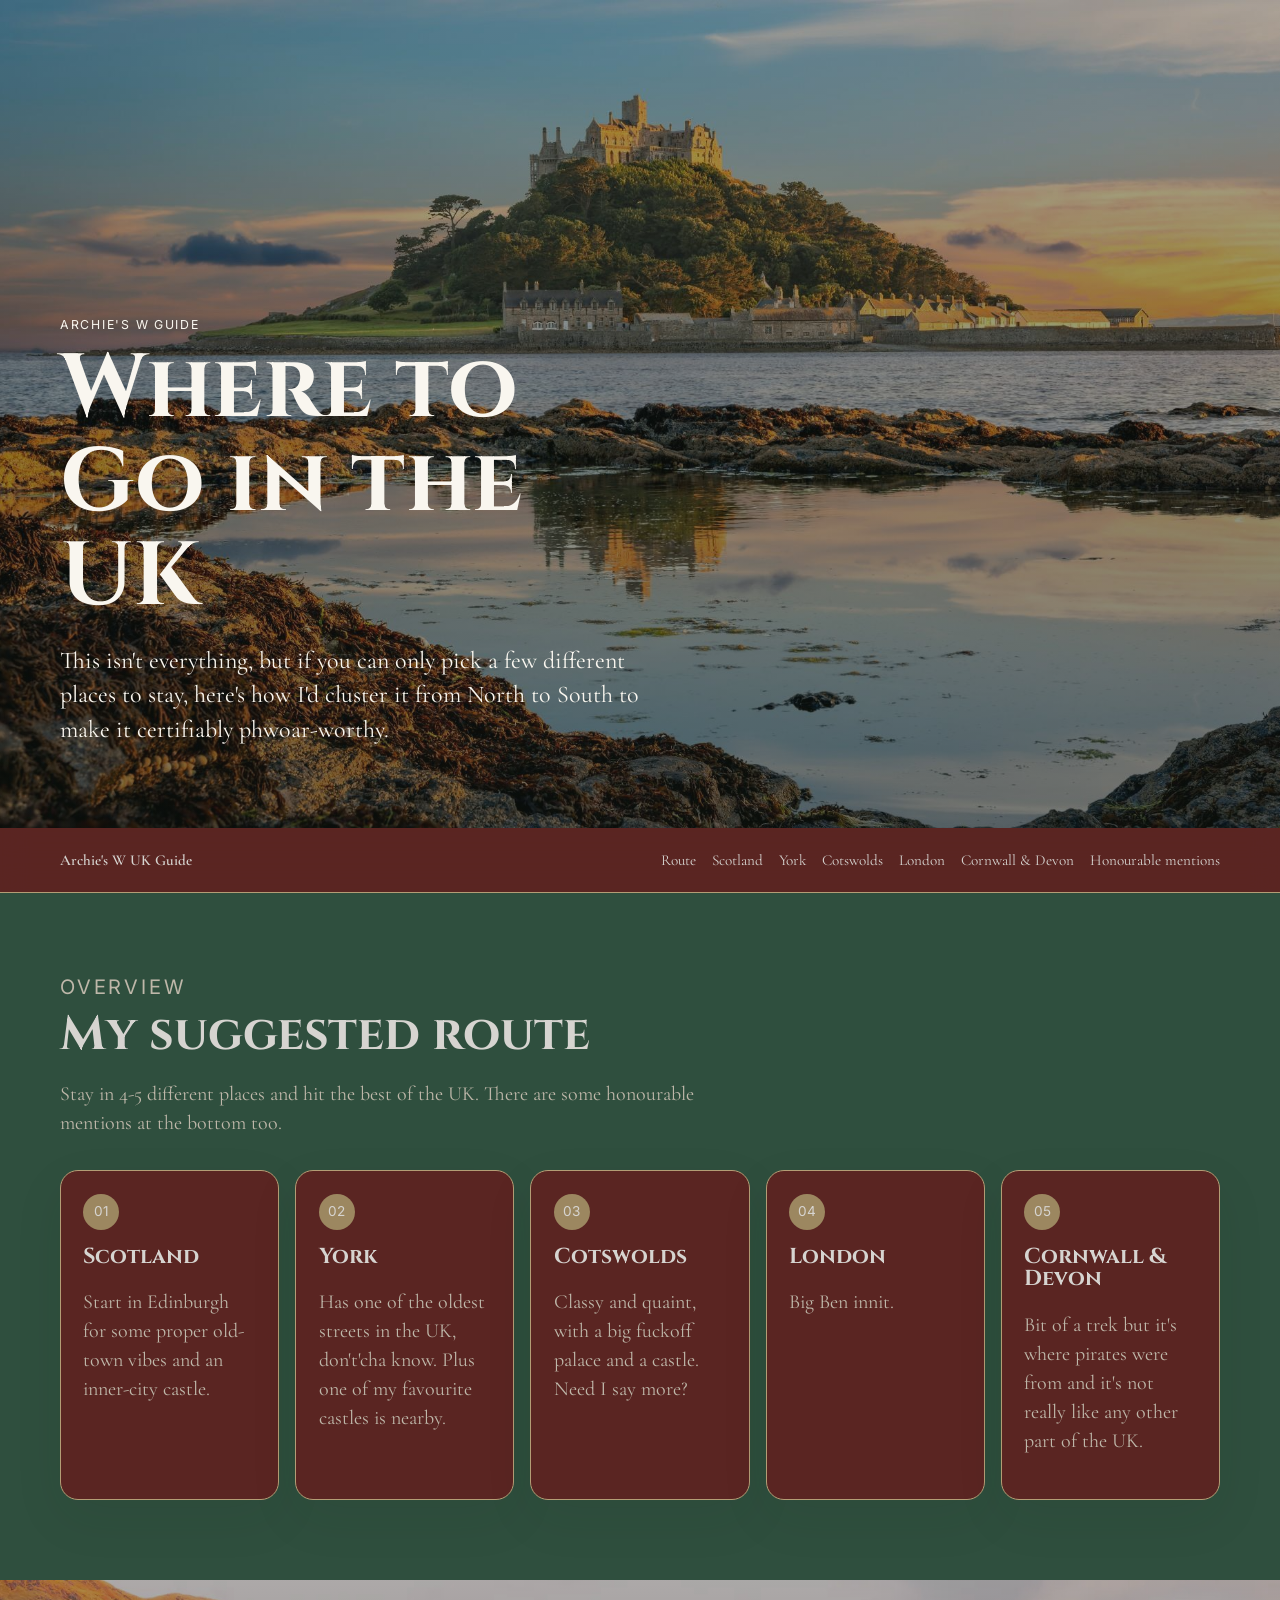
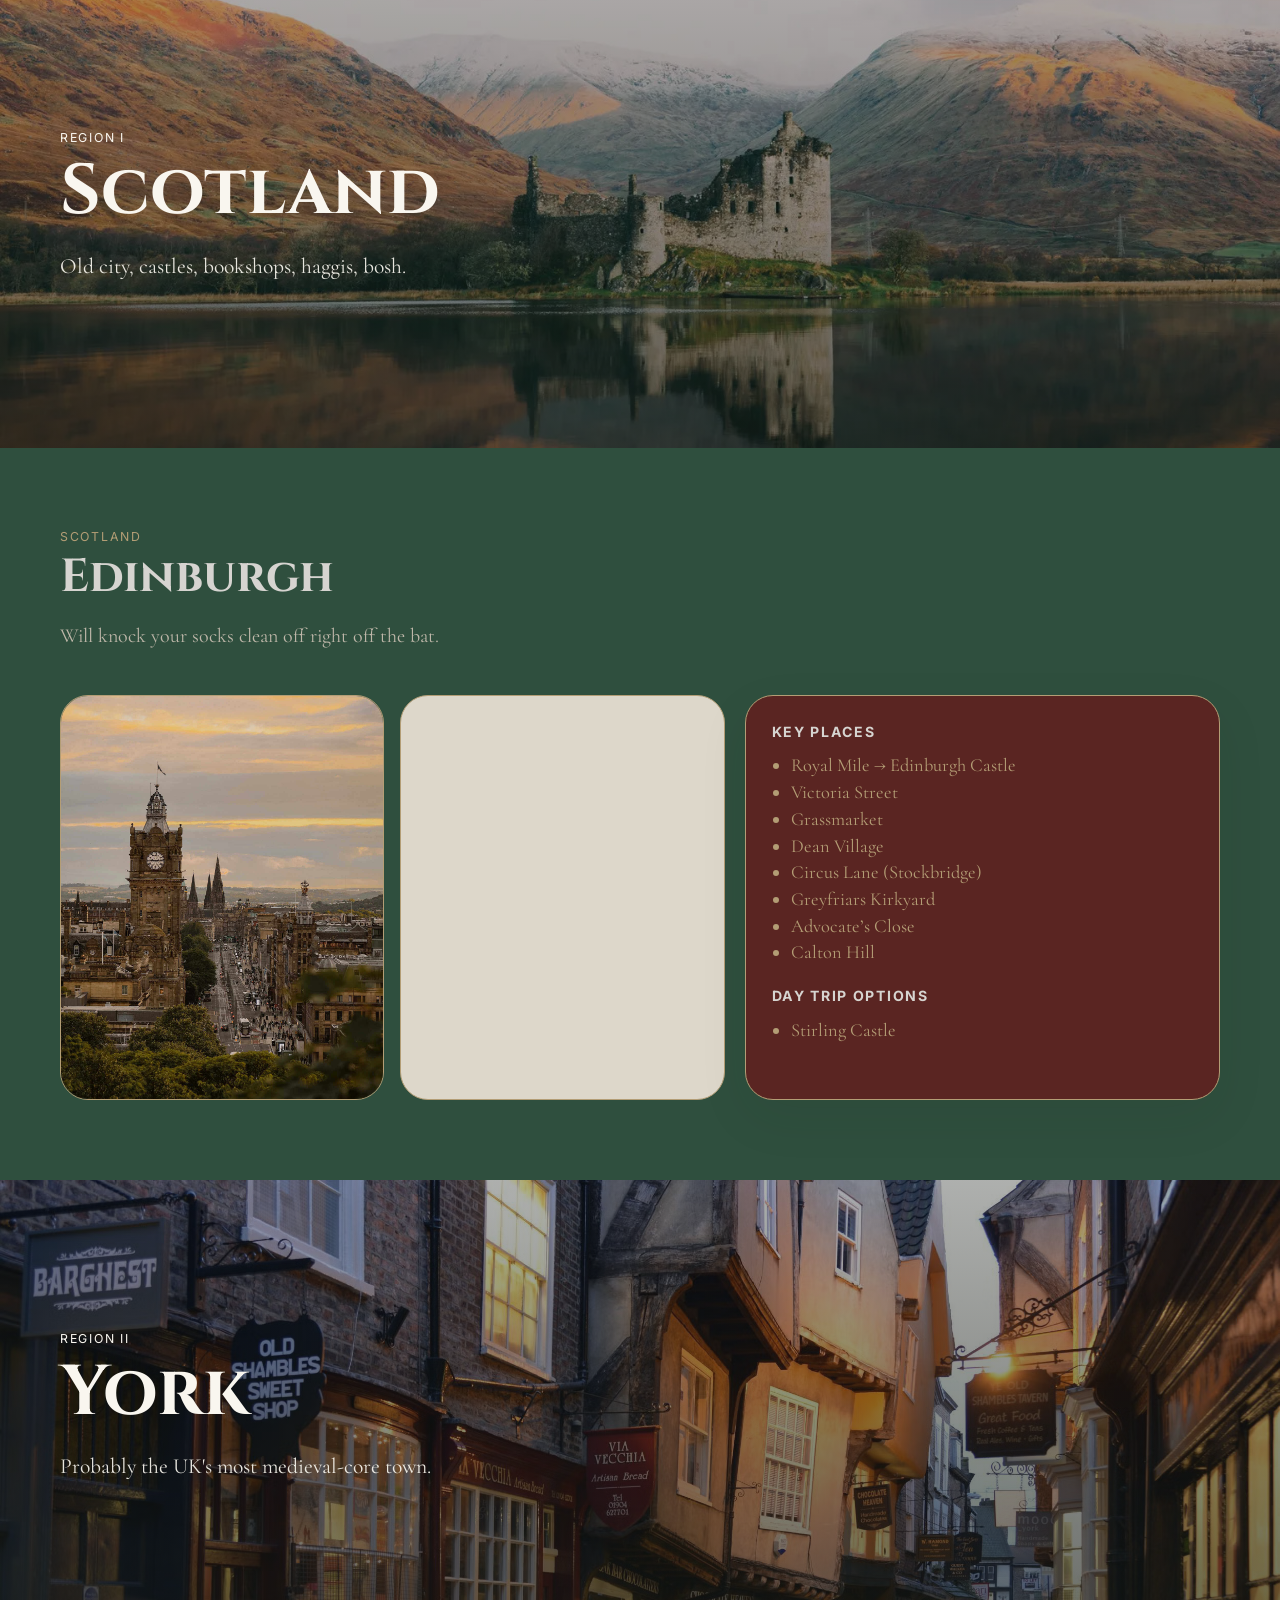
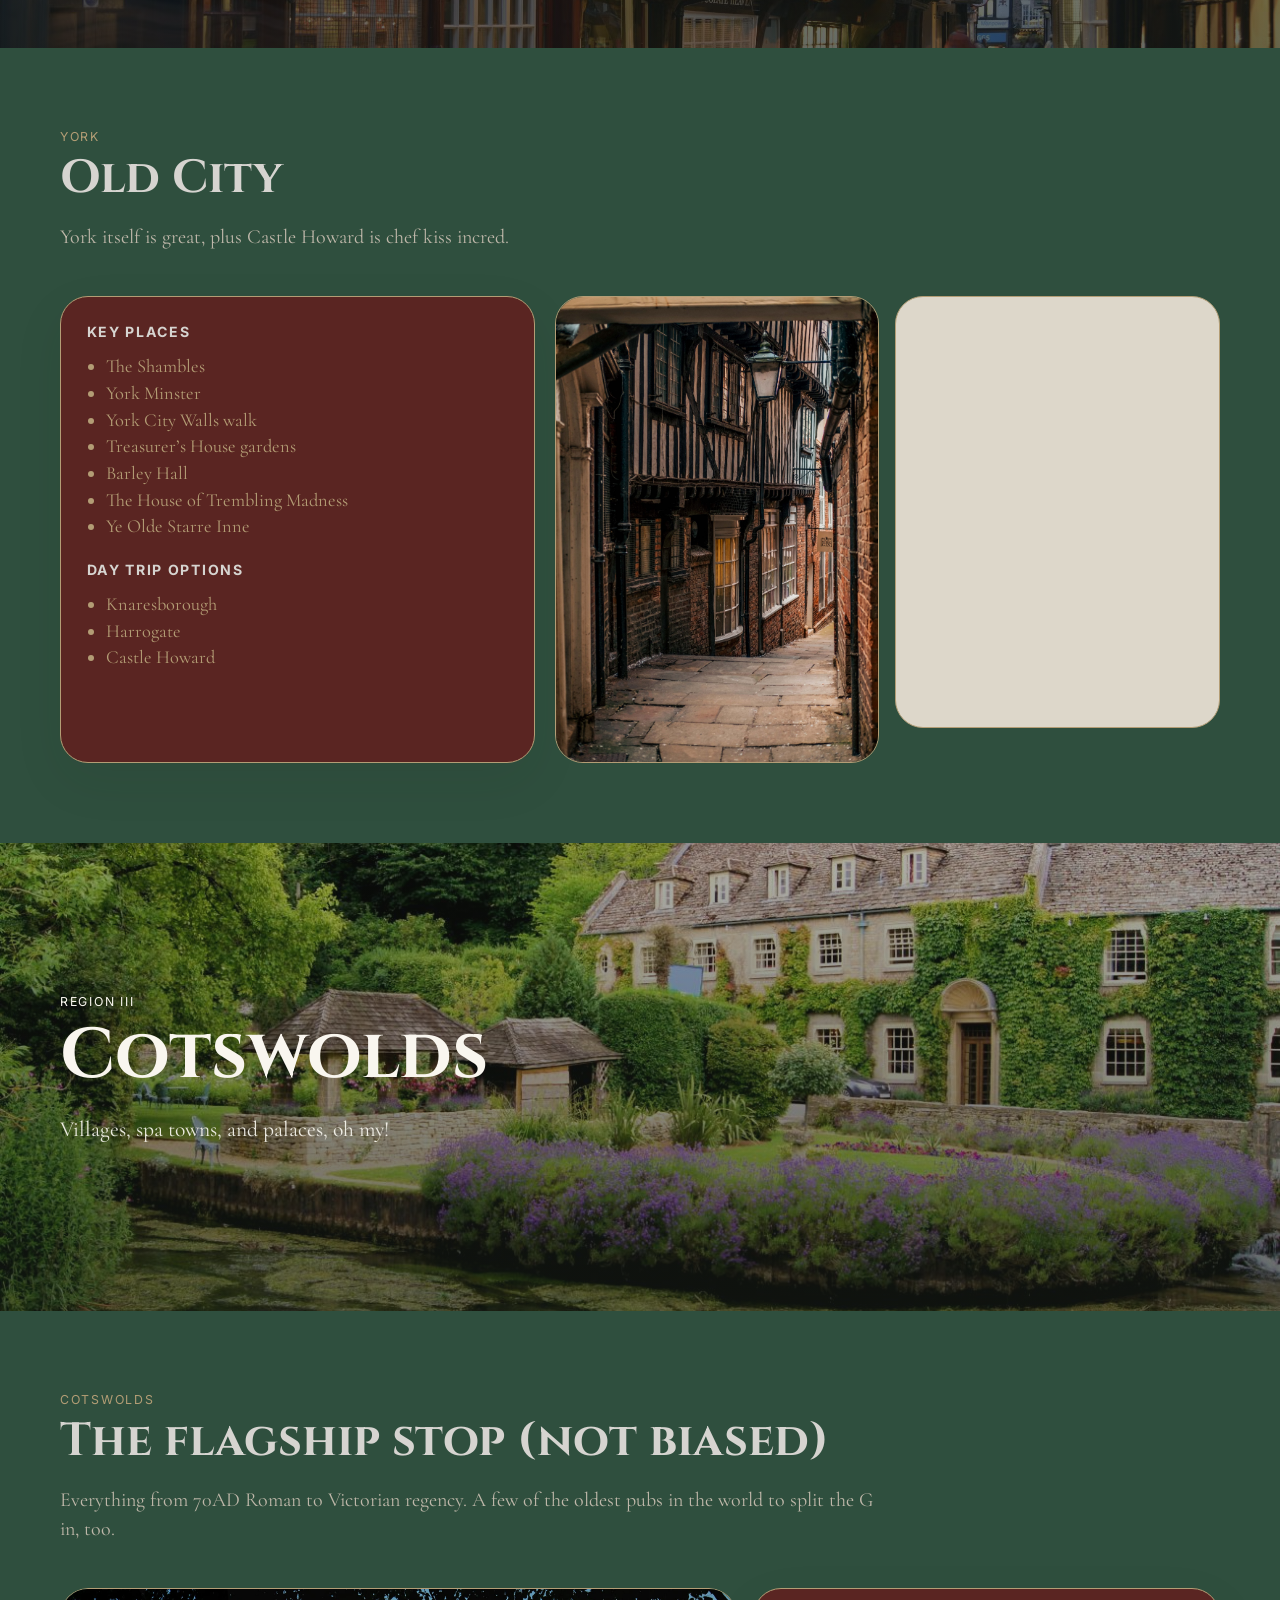
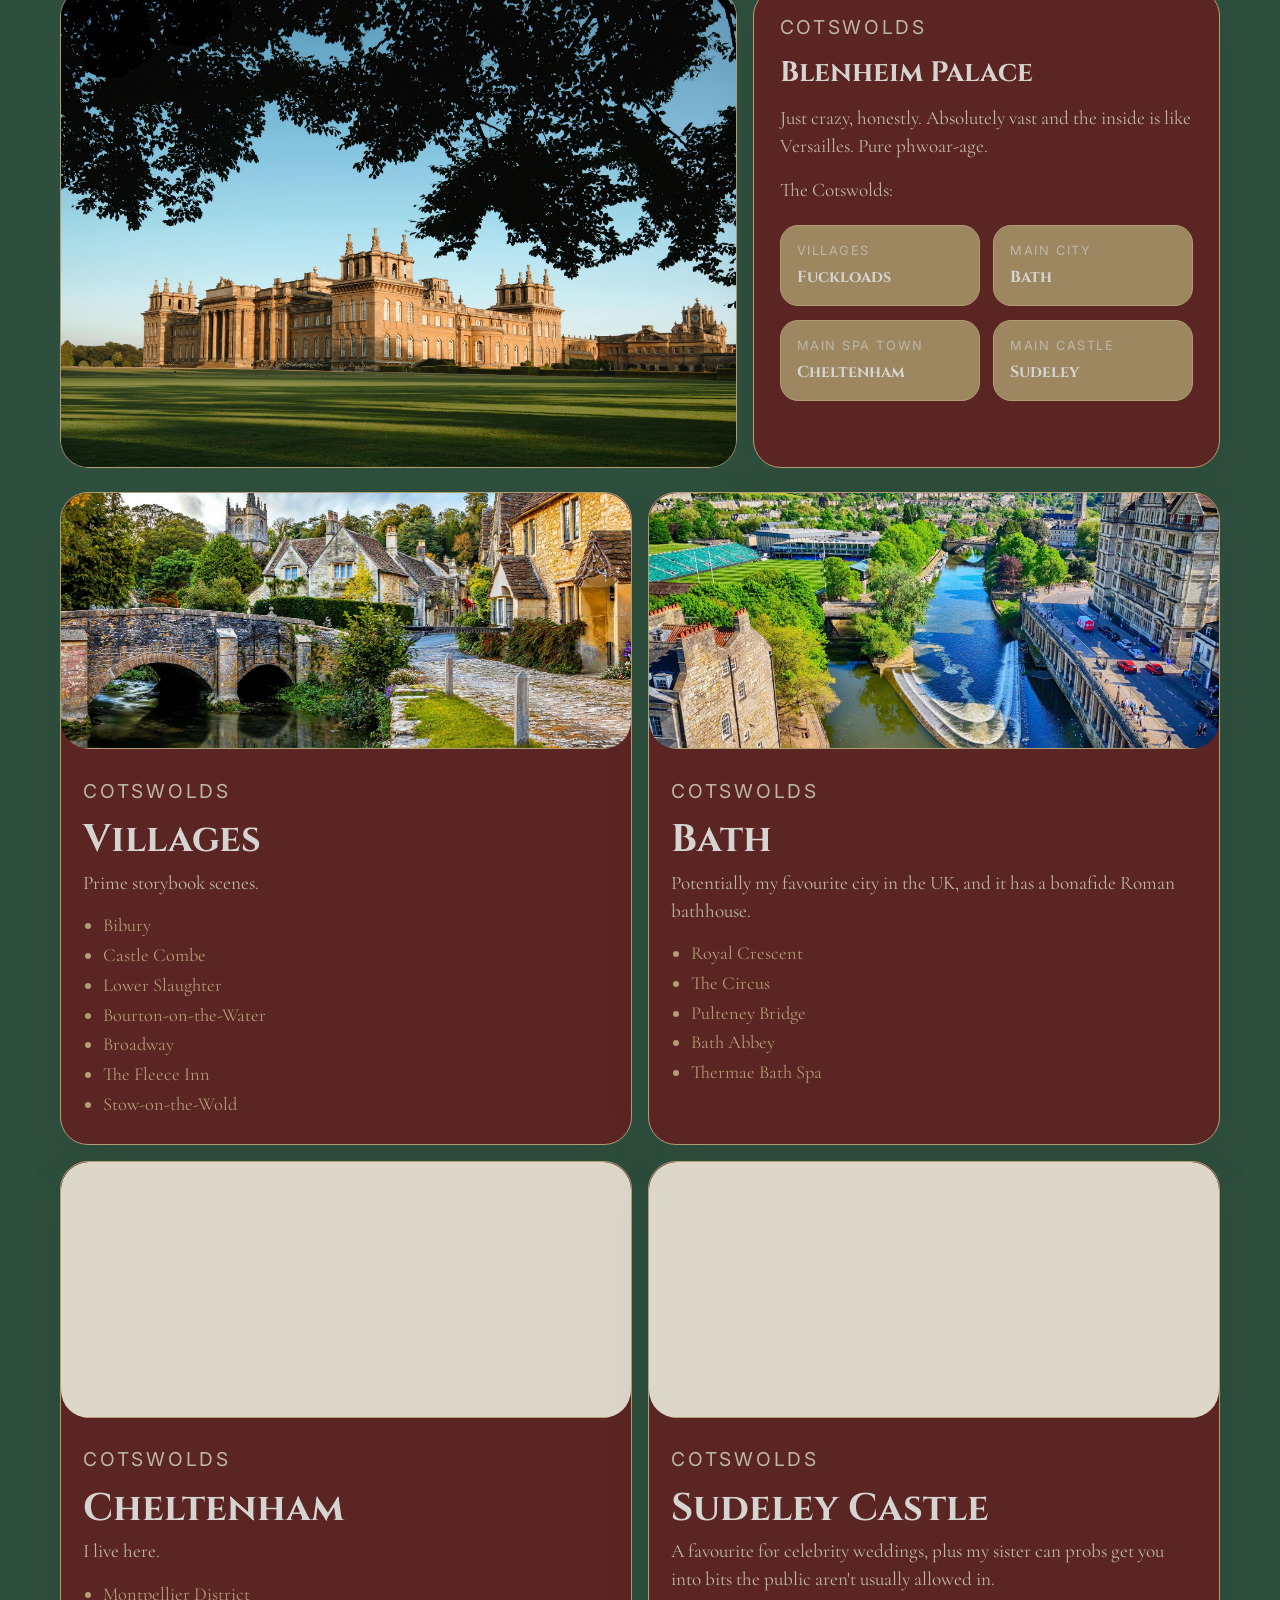
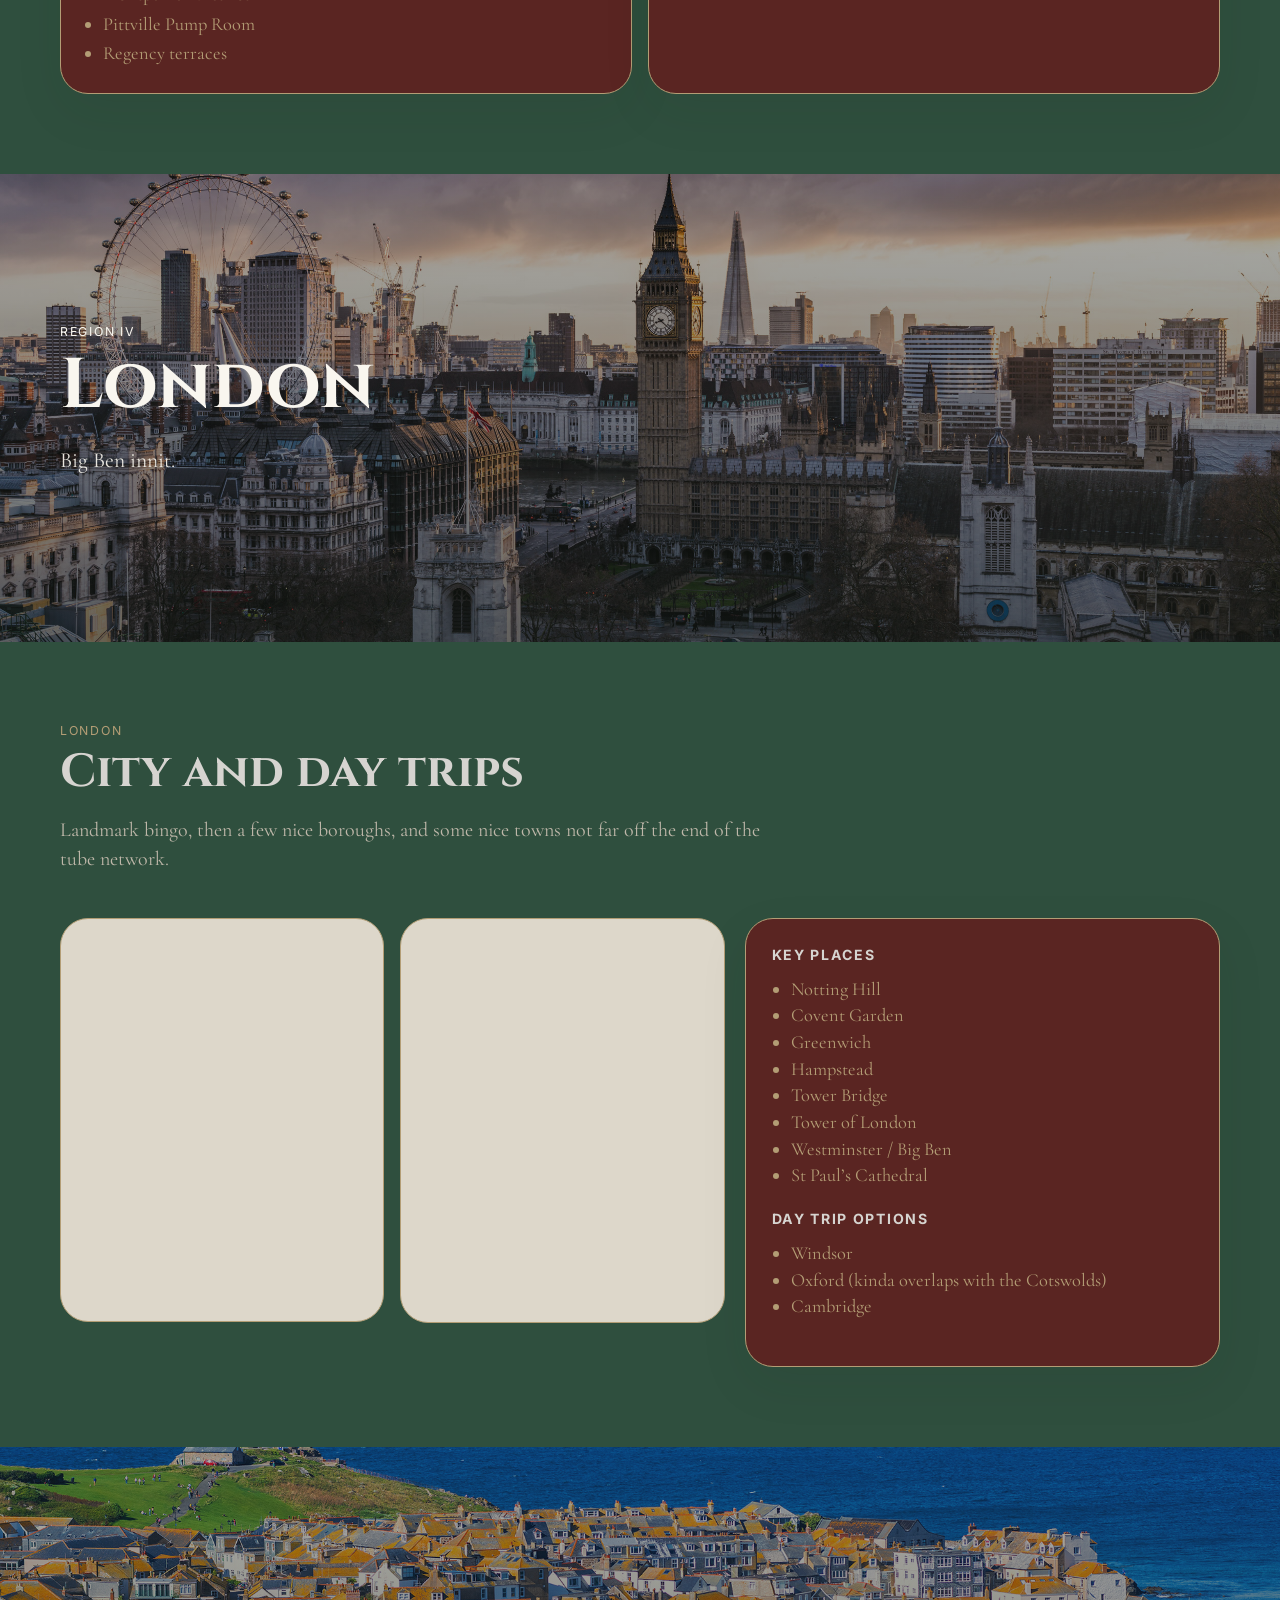
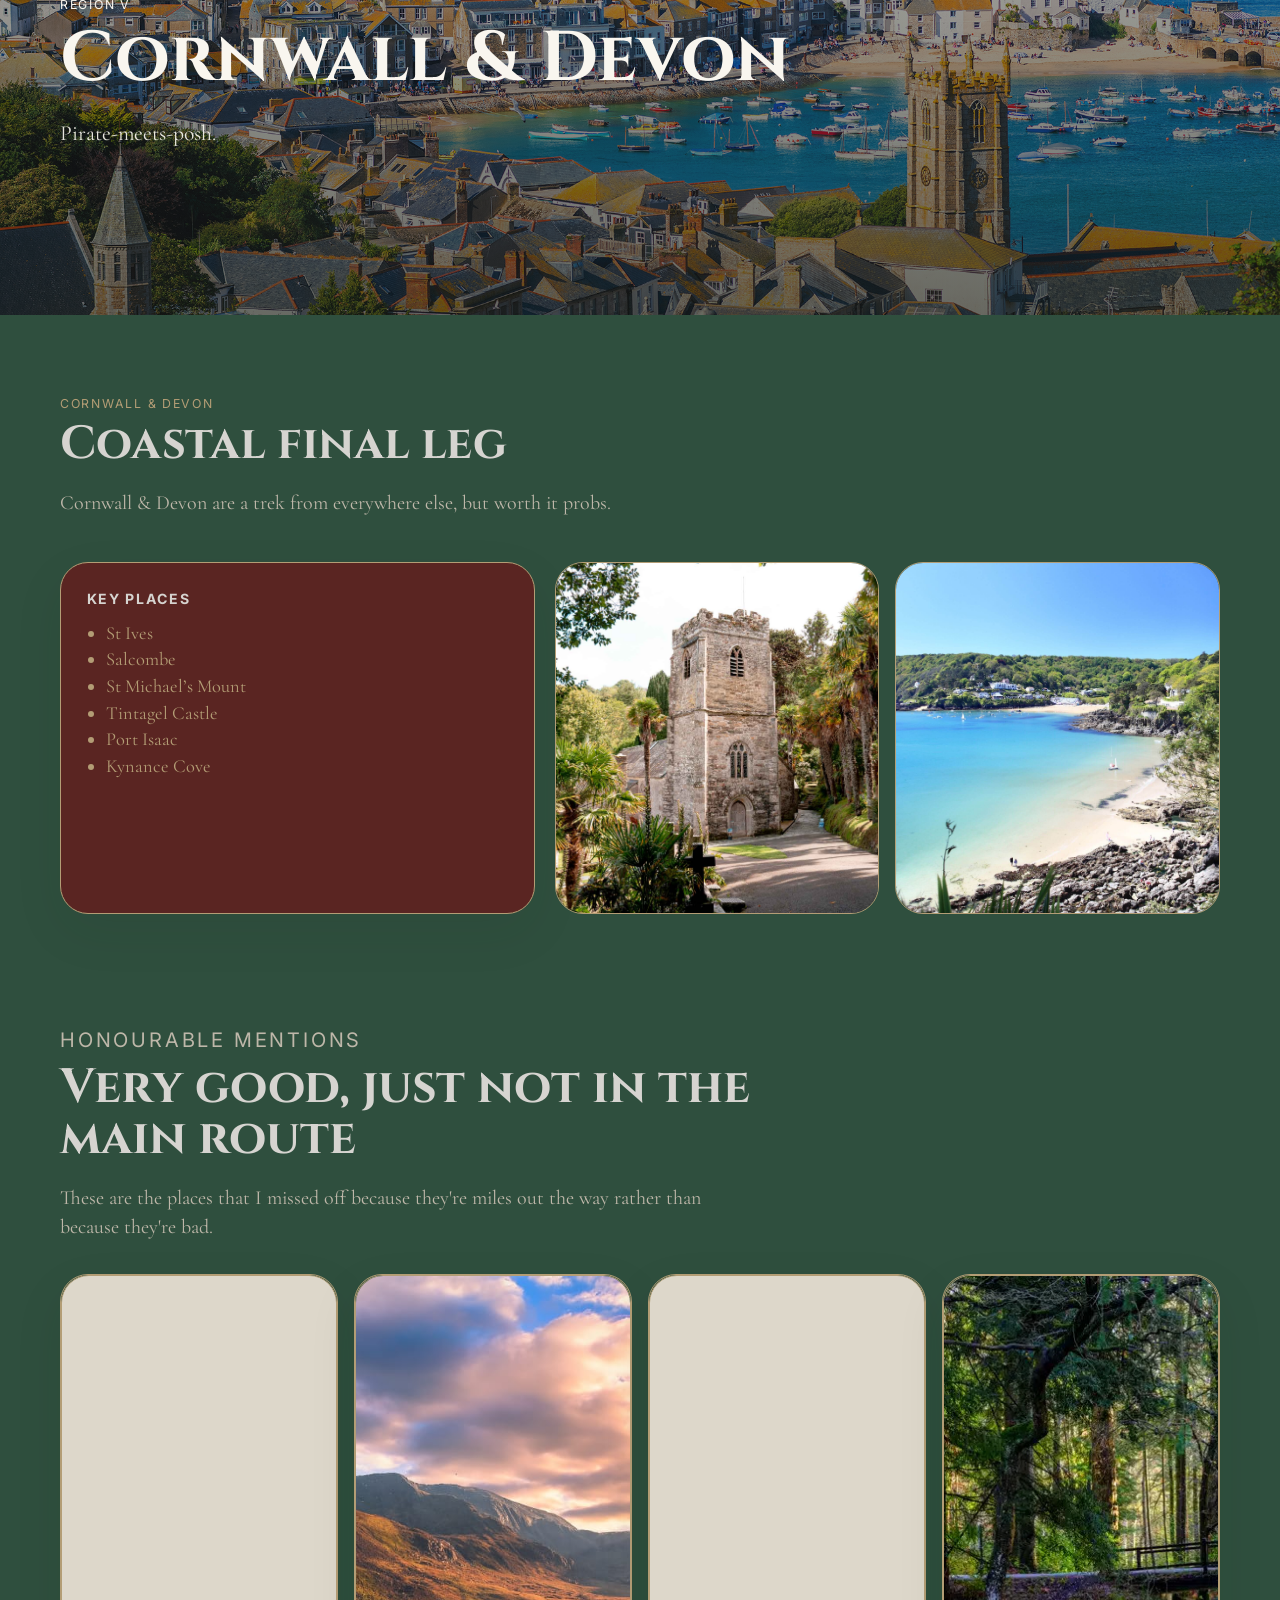
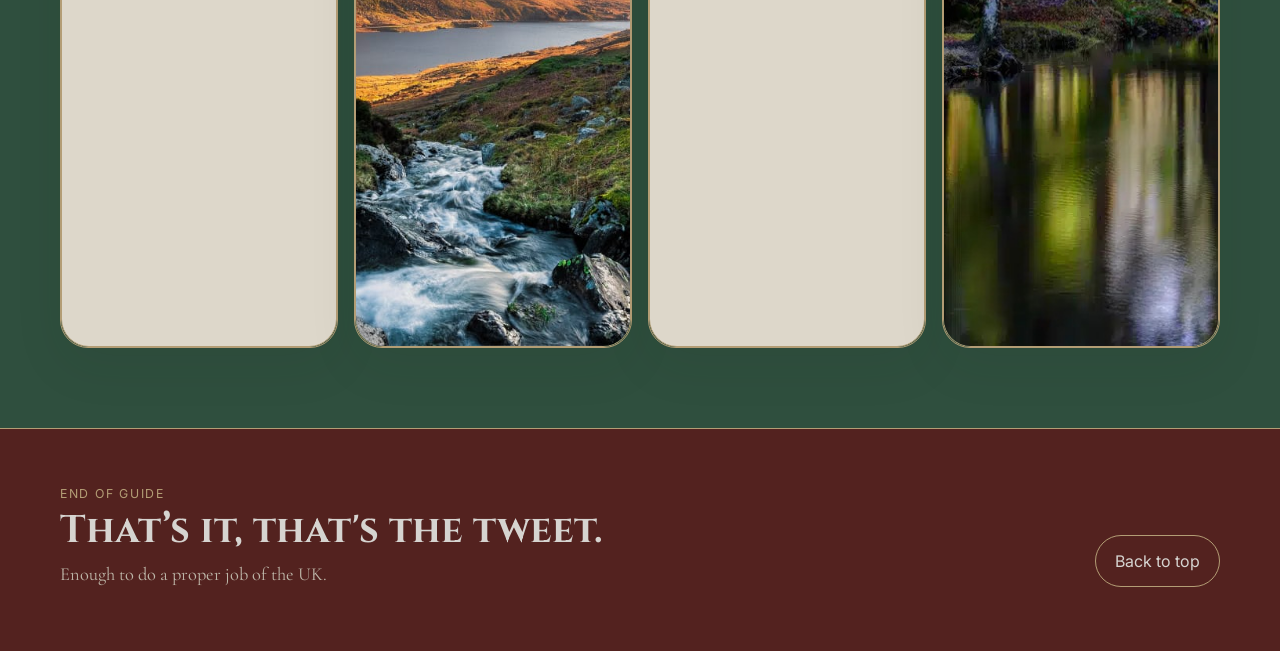
<file: index.html>
<!DOCTYPE html>
<html lang="en-GB">
<head>
  <meta charset="UTF-8" />
  <meta name="viewport" content="width=device-width, initial-scale=1.0" />
  <meta name="description" content="Archie's extremely biased UK shortlist." />
  <title>Where to Go in the UK</title>
  <meta property="og:title" content="Where to Go in the UK" />
  <meta property="og:description" content="Archie's extremely biased UK shortlist." />
  <meta property="og:image" content="https://archiexl.github.io/images/cover-hero.jpg" />
  <meta property="og:url" content="https://archiexl.github.io/" />
  <meta property="og:type" content="website" />
  <meta name="twitter:card" content="summary_large_image" />
  <link rel="icon" href="images/favicon.png" />
  <meta name="theme-color" content="#2f4f3e" />

  <link rel="preconnect" href="https://fonts.googleapis.com">
  <link rel="preconnect" href="https://fonts.gstatic.com" crossorigin>
  <link href="https://fonts.googleapis.com/css2?family=Cinzel:wght@500;600&family=Cormorant+Garamond:wght@400;500;600;700&family=Inter:wght@400;500;600&display=swap" rel="stylesheet">
  <link rel="stylesheet" href="styles.css" />
</head>
<body>
  <header class="hero" id="top">
    <div class="hero__image" style="background-image: linear-gradient(rgba(17, 24, 18, 0.35), rgba(17, 24, 18, 0.55)), url('images/cover-hero.jpg');"></div>
    <div class="hero__content container">
      <p class="eyebrow">Archie's W guide</p>
      <h1>Where to Go in the UK</h1>
      <p class="hero__lede">This isn't everything, but if you can only pick a few different places to stay, here's how I'd cluster it from North to South to make it certifiably phwoar-worthy.</p>
    </div>
  </header>

  <nav class="topnav">
    <div class="container topnav__inner">
      <a href="#top" class="brand">Archie's W UK Guide</a>

      <button
        class="nav-toggle"
        type="button"
        aria-expanded="false"
        aria-controls="site-nav-links"
        aria-label="Toggle navigation"
      >
        <span></span>
        <span></span>
        <span></span>
      </button>

      <div class="topnav__links" id="site-nav-links">
        <a href="#route">Route</a>
        <a href="#scotland">Scotland</a>
        <a href="#york">York</a>
        <a href="#cotswolds">Cotswolds</a>
        <a href="#london">London</a>
        <a href="#cornwall">Cornwall & Devon</a>
        <a href="#honourable-mentions">Honourable mentions</a>
      </div>
    </div>
  </nav>

  <main>
    <section class="route container" id="route">
      <div class="section-heading">
        <p class="eyebrow">Overview</p>
        <h2>My suggested route</h2>
        <p>Stay in 4-5 different places and hit the best of the UK. There are some honourable mentions at the bottom too.</p>
      </div>

      <div class="route__grid route__grid--five">
        <article class="route-step">
          <span>01</span>
          <h3>Scotland</h3>
          <p>Start in Edinburgh for some proper old-town vibes and an inner-city castle.</p>
        </article>
        <article class="route-step">
          <span>02</span>
          <h3>York</h3>
          <p>Has one of the oldest streets in the UK, don't'cha know. Plus one of my favourite castles is nearby.</p>
        </article>
        <article class="route-step">
          <span>03</span>
          <h3>Cotswolds</h3>
          <p>Classy and quaint, with a big fuckoff palace and a castle. Need I say more?</p>
        </article>
        <article class="route-step">
          <span>04</span>
          <h3>London</h3>
          <p>Big Ben innit.</p>
        </article>
        <article class="route-step">
          <span>05</span>
          <h3>Cornwall & Devon</h3>
          <p>Bit of a trek but it's where pirates were from and it's not really like any other part of the UK.</p>
        </article>
      </div>
    </section>

    <section class="region-divider" id="scotland">
      <div class="region-divider__image" style="background-image: linear-gradient(rgba(23, 28, 22, 0.35), rgba(23, 28, 22, 0.65)), url('images/divider-scotland.jpg');"></div>
      <div class="region-divider__content container">
        <p class="eyebrow">Region I</p>
        <h2>Scotland</h2>
        <p>Old city, castles, bookshops, haggis, bosh.</p>
      </div>
    </section>

    <section class="destination container" id="edinburgh">
      <div class="destination__intro">
        <p class="kicker">Scotland</p>
        <h3>Edinburgh</h3>
        <p class="destination__summary">Will knock your socks clean off right off the bat.</p>
      </div>
      <div class="destination__layout">
        <div class="gallery gallery--stacked">
          <img src="images/edinburgh-1.jpg" loading="lazy" decoding="async" />
          <img src="images/edinburgh-2.jpg" loading="lazy" decoding="async" />
        </div>
        <div class="info-card">
          <h4>Key places</h4>
          <ul>
            <li>Royal Mile → Edinburgh Castle</li>
            <li>Victoria Street</li>
            <li>Grassmarket</li>
            <li>Dean Village</li>
            <li>Circus Lane (Stockbridge)</li>
            <li>Greyfriars Kirkyard</li>
            <li>Advocate’s Close</li>
            <li>Calton Hill</li>
          </ul>
          <h4>Day trip options</h4>
          <ul>
            <li>Stirling Castle</li>
          </ul>
        </div>
      </div>
    </section>

    <section class="region-divider" id="york">
      <div class="region-divider__image" style="background-image: linear-gradient(rgba(23, 28, 22, 0.35), rgba(23, 28, 22, 0.65)), url('images/divider-york.jpg');"></div>
      <div class="region-divider__content container">
        <p class="eyebrow">Region II</p>
        <h2>York</h2>
        <p>Probably the UK's most medieval-core town.</p>
      </div>
    </section>

    <section class="destination container">
      <div class="destination__intro">
        <p class="kicker">York</p>
        <h3>Old City</h3>
        <p class="destination__summary">York itself is great, plus Castle Howard is chef kiss incred.</p>
      </div>
      <div class="destination__layout destination__layout--reverse">
        <div class="gallery gallery--stacked">
          <img src="images/york-1.jpg" loading="lazy" decoding="async" />
          <img src="images/york-2.jpg" loading="lazy" decoding="async" />
        </div>
        <div class="info-card">
          <h4>Key places</h4>
          <ul>
            <li>The Shambles</li>
            <li>York Minster</li>
            <li>York City Walls walk</li>
            <li>Treasurer’s House gardens</li>
            <li>Barley Hall</li>
            <li>The House of Trembling Madness</li>
            <li>Ye Olde Starre Inne</li>
          </ul>
          <h4>Day trip options</h4>
          <ul>
            <li>Knaresborough</li>
            <li>Harrogate</li>
            <li>Castle Howard</li>
          </ul>
        </div>
      </div>
    </section>

    <section class="region-divider" id="cotswolds">
      <div class="region-divider__image" style="background-image: linear-gradient(rgba(23, 28, 22, 0.35), rgba(23, 28, 22, 0.65)), url('images/divider-cotswolds.jpg');"></div>
      <div class="region-divider__content container">
        <p class="eyebrow">Region III</p>
        <h2>Cotswolds</h2>
        <p>Villages, spa towns, and palaces, oh my!</p>
      </div>
    </section>

    <section class="flagship container" aria-labelledby="cotswolds-guide-title">
      <div class="destination__intro flagship__intro">
        <p class="kicker">Cotswolds</p>
        <h3 id="cotswolds-guide-title">The flagship stop (not biased)</h3>
        <p class="destination__summary">
          Everything from 70AD Roman to Victorian regency. A few of the oldest pubs in the world to split the G in, too.
        </p>
      </div>

      <div class="flagship__hero">
        <div class="flagship__image">
          <img src="images/cotswolds-blenheim.jpg" />
        </div>

        <aside class="flagship__panel">
          <p class="eyebrow">Cotswolds</p>
          <h4>Blenheim Palace</h4>
          <p>
            Just crazy, honestly. Absolutely vast and the inside is like Versailles. Pure phwoar-age.
          </p>

          <p>
            The Cotswolds:
          </p>

          <div class="flagship__mini-grid">
            <div>
              <span>Villages</span>
              <strong>Fuckloads</strong>
            </div>
            <div>
              <span>Main City</span>
              <strong>Bath</strong>
            </div>
            <div>
              <span>Main Spa Town</span>
              <strong>Cheltenham</strong>
            </div>
            <div>
              <span>Main Castle</span>
              <strong>Sudeley</strong>
            </div>
          </div>
        </aside>
      </div>

      <div class="flagship__grid">
        <article class="flagship-card" id="villages">
          <div class="flagship-card__media">
            <img src="images/cotswolds-villages.jpg" loading="lazy" decoding="async" />
          </div>
          <div class="flagship-card__content">
            <p class="kicker">Cotswolds</p>
            <h3>Villages</h3>
            <p>Prime storybook scenes.</p>
            <ul>
              <li>Bibury</li>
              <li>Castle Combe</li>
              <li>Lower Slaughter</li>
              <li>Bourton-on-the-Water</li>
              <li>Broadway</li>
              <li>The Fleece Inn</li>
              <li>Stow-on-the-Wold</li>
            </ul>
          </div>
        </article>

        <article class="flagship-card" id="bath">
          <div class="flagship-card__media">
            <img src="images/bath.jpg" loading="lazy" decoding="async" />
          </div>
          <div class="flagship-card__content">
            <p class="kicker">Cotswolds</p>
            <h3>Bath</h3>
            <p>Potentially my favourite city in the UK, and it has a bonafide Roman bathhouse.</p>
            <ul>
              <li>Royal Crescent</li>
              <li>The Circus</li>
              <li>Pulteney Bridge</li>
              <li>Bath Abbey</li>
              <li>Thermae Bath Spa</li>
            </ul>
          </div>
        </article>

        <article class="flagship-card" id="cheltenham">
          <div class="flagship-card__media">
            <img src="images/cheltenham.jpg" loading="lazy" decoding="async" />
          </div>
          <div class="flagship-card__content">
            <p class="kicker">Cotswolds</p>
            <h3>Cheltenham</h3>
            <p>I live here.</p>
            <ul>
              <li>Montpellier District</li>
              <li>Pittville Pump Room</li>
              <li>Regency terraces</li>
            </ul>
          </div>
        </article>

        <article class="flagship-card flagship-card--castle" id="sudeley-castle">
          <div class="flagship-card__media">
            <img src="images/sudeley-castle.jpg" loading="lazy" decoding="async" />
          </div>
          <div class="flagship-card__content">
            <p class="kicker">Cotswolds</p>
            <h3>Sudeley Castle</h3>
            <p>A favourite for celebrity weddings, plus my sister can probs get you into bits the public aren't usually allowed in.</p>
          </div>
        </article>
      </div>
    </section>

    <section class="region-divider" id="london">
      <div class="region-divider__image" style="background-image: linear-gradient(rgba(23, 28, 22, 0.35), rgba(23, 28, 22, 0.65)), url('images/divider-london.jpg');"></div>
      <div class="region-divider__content container">
        <p class="eyebrow">Region IV</p>
        <h2>London</h2>
        <p>Big Ben innit.</p>
      </div>
    </section>

    <section class="destination container">
      <div class="destination__intro">
        <p class="kicker">London</p>
        <h3>City and day trips</h3>
        <p class="destination__summary">Landmark bingo, then a few nice boroughs, and some nice towns not far off the end of the tube network.</p>
      </div>
      <div class="destination__layout">
        <div class="gallery gallery--stacked">
          <img src="images/london-1.jpg" loading="lazy" decoding="async" />
          <img src="images/london-2.jpg" loading="lazy" decoding="async" />
        </div>
        <div class="info-card">
          <h4>Key places</h4>
          <ul>
            <li>Notting Hill</li>
            <li>Covent Garden</li>
            <li>Greenwich</li>
            <li>Hampstead</li>
            <li>Tower Bridge</li>
            <li>Tower of London</li>
            <li>Westminster / Big Ben</li>
            <li>St Paul’s Cathedral</li>
          </ul>
          <h4>Day trip options</h4>
          <ul>
            <li>Windsor</li>
            <li>Oxford (kinda overlaps with the Cotswolds)</li>
            <li>Cambridge</li>
          </ul>
        </div>
      </div>
    </section>

    <section class="region-divider" id="cornwall">
      <div class="region-divider__image" style="background-image: linear-gradient(rgba(23, 28, 22, 0.35), rgba(23, 28, 22, 0.65)), url('images/divider-cornwall.jpg');"></div>
      <div class="region-divider__content container">
        <p class="eyebrow">Region V</p>
        <h2>Cornwall & Devon</h2>
        <p>Pirate-meets-posh.</p>
      </div>
    </section>

    <section class="destination container">
      <div class="destination__intro">
        <p class="kicker">Cornwall & Devon</p>
        <h3>Coastal final leg</h3>
        <p class="destination__summary">Cornwall & Devon are a trek from everywhere else, but worth it probs.</p>
      </div>
      <div class="destination__layout destination__layout--reverse">
        <div class="gallery gallery--stacked">
          <img src="images/cornwall-1.jpg" loading="lazy" decoding="async" />
          <img src="images/cornwall-2.jpg" loading="lazy" decoding="async" />
        </div>
        <div class="info-card">
          <h4>Key places</h4>
          <ul>
            <li>St Ives</li>
            <li>Salcombe</li>
            <li>St Michael’s Mount</li>
            <li>Tintagel Castle</li>
            <li>Port Isaac</li>
            <li>Kynance Cove</li>
          </ul>
        </div>
      </div>
    </section>

    <section class="honourable container" id="honourable-mentions">
      <div class="section-heading">
        <p class="eyebrow">Honourable mentions</p>
        <h2>Very good, just not in the main route</h2>
        <p>
          These are the places that I missed off because they're miles out the way rather than because they're bad.
        </p>
      </div>

      <div class="destination-grid destination-grid--four">
        <article class="destination-card">
          <img src="images/honourable-lake-district.jpg" loading="lazy" decoding="async" />
          <div>
            <p class="kicker">Honourable mention</p>
            <h3>Lake District</h3>
            <p>Great if you've got hiking boots. But once you've done 1 walk you've kind of got the gist of it. I do like it though.</p>
          </div>
        </article>

        <article class="destination-card">
          <img src="images/honourable-snowdonia.jpg" loading="lazy" decoding="async" />
          <div>
            <p class="kicker">Honourable mention</p>
            <h3>Snowdonia</h3>
            <p>Very north-of-the-wall, but again more of a hiking spot and not really near much else.</p>
          </div>
        </article>

        <article class="destination-card">
          <img src="images/honourable-portmeirion.jpg" loading="lazy" decoding="async" />
          <div>
            <p class="kicker">Honourable mention</p>
            <h3>Portmeirion</h3>
            <p>Definitely the prettiest town in Wales. It's like a film set, but again well out of the way with nothing else around.</p>
          </div>
        </article>

        <article class="destination-card">
          <img src="images/honourable-new-forest.jpg" loading="lazy" decoding="async" />
          <div>
            <p class="kicker">Honourable mention</p>
            <h3>New Forest</h3>
            <p>Wild ponies! But yeah, that's about it. It's a big forest. There's actually one nearly as good in the Lake District.</p>
          </div>
        </article>
      </div>
    </section>
  </main>

  <footer class="site-footer">
    <div class="container site-footer__inner">
      <div class="site-footer__copy">
        <p class="eyebrow">End of guide</p>
        <h2>That’s it, that's the tweet.</h2>
        <p>Enough to do a proper job of the UK.</p>
      </div>

      <a class="site-footer__top" href="#top">Back to top</a>
    </div>
  </footer>
  <script>
    const navToggle = document.querySelector('.nav-toggle');
    const navLinks = document.querySelector('.topnav__links');

    if (navToggle && navLinks) {
      navToggle.addEventListener('click', () => {
        const isOpen = navLinks.classList.toggle('is-open');
        navToggle.setAttribute('aria-expanded', String(isOpen));
      });

      navLinks.querySelectorAll('a').forEach((link) => {
        link.addEventListener('click', () => {
          navLinks.classList.remove('is-open');
          navToggle.setAttribute('aria-expanded', 'false');
        });
      });
    }
  </script>
</body>
</html>
</file>
<file: styles.css>
:root {
  --bg: #2f4f3e;
  --surface: #641d1dd2;
  --surface-2: #9c8760;
  --text: #b39d75;
  --muted: #beb7a9;
  --line: #b39d75;
  --green: #d6d4d0;
  --gold: #c4a96a;
  --shadow: 0 18px 50px #1b251e14;
  --radius-lg: 28px;
  --radius-md: 18px;
  --radius-sm: 12px;
  --max: 1160px;
  --transition: 220ms ease;
}

* {
  box-sizing: border-box;
}

html {
  scroll-behavior: smooth;
}

body {
  margin: 0;
  font-family: "Cormorant Garamond", serif;
  background: var(--bg);
  color: var(--text);
  line-height: 1.45;
  scroll-behavior: smooth;
}

img {
  display: block;
  width: 100%;
  max-width: 100%;
}

.container {
  width: min(calc(100% - 2rem), var(--max));
  margin: 0 auto;
}

.hero {
  position: relative;
  min-height: 92svh;
  display: grid;
  place-items: end start;
  overflow: clip;
}

.hero__image {
  position: absolute;
  inset: 0;
  background-position: top;
  background-size: cover;
}

.region-divider__image {
  position: absolute;
  inset: 0;
  background-position: center;
  background-size: cover;
}

.hero__content,
.region-divider__content {
  position: relative;
  z-index: 1;
}

.hero__content {
  padding: 10rem 0 5rem;
  color: #f9f6ef;
}

.eyebrow,
.kicker {
  margin: 0 0 0.5rem;
  font-family: "Inter", sans-serif;
  text-transform: uppercase;
  letter-spacing: 0.14em;
  font-size: 0.77rem;
}

.hero h1,
.region-divider h2,
.section-heading h2,
.destination__intro h3,
.destination-card h3,
.route-step h3 {
  margin: 0;
  font-family: "Cinzel", serif;
  line-height: 1.05;
}

.hero h1 {
  max-width: 10ch;
  font-size: clamp(3rem, 7vw, 5.75rem);
}

.hero__lede {
  max-width: 38rem;
  font-size: clamp(1.15rem, 2vw, 1.5rem);
  margin: 1.2rem 0 0;
}

.topnav {
  position: sticky;
  top: 0;
  z-index: 20;
  backdrop-filter: blur(14px);
  background: var(--surface);
  border-bottom: 1px solid var(--line);
}

.topnav__inner {
  display: flex;
  align-items: center;
  justify-content: space-between;
  gap: 1rem;
  min-height: 4rem;
}

.brand,
.topnav__links a {
  color: var(--green);
  text-decoration: none;
  font-family: "Cormorant Garamond", serif;
  font-size: 0.95rem;
}

.brand {
  font-weight: 600;
}

.topnav__links {
  display: flex;
  gap: 1rem;
  flex-wrap: wrap;
}

.brand,
.topnav__links a {
  position: relative;
  transition: color var(--transition), opacity var(--transition);
}

.topnav__links a::after,
.brand::after {
  content: "";
  position: absolute;
  left: 0;
  bottom: -0.22rem;
  width: 100%;
  height: 1px;
  background: var(--gold);
  transform: scaleX(0);
  transform-origin: left;
  transition: transform var(--transition);
}

.topnav__links a:hover,
.brand:hover {
  color: var(--gold);
}

.topnav__links a:hover::after,
.brand:hover::after {
  transform: scaleX(1);
}

.nav-toggle {
  display: none;
  appearance: none;
  border: 1px solid var(--line);
  background: transparent;
  color: var(--green);
  border-radius: 999px;
  width: 3rem;
  height: 3rem;
  padding: 0;
  align-items: center;
  justify-content: center;
  flex-direction: column;
  gap: 0.28rem;
  cursor: pointer;
}

.nav-toggle span {
  display: block;
  width: 1.1rem;
  height: 1px;
  background: currentColor;
  transition: transform var(--transition), opacity var(--transition);
}

.nav-toggle[aria-expanded="true"] span:nth-child(1) {
  transform: translateY(0.38rem) rotate(45deg);
}

.nav-toggle[aria-expanded="true"] span:nth-child(2) {
  opacity: 0;
}

.nav-toggle[aria-expanded="true"] span:nth-child(3) {
  transform: translateY(-0.38rem) rotate(-45deg);
}

main section {
  padding: 5rem 0;
}

.section-heading {
  max-width: 44rem;
  margin-bottom: 2rem;
}

.section-heading h2 {
  font-size: clamp(2rem, 4vw, 3rem);
  margin-bottom: 0.6rem;
  color: var(--green);
}

.section-heading p,
.destination__summary,
.info-card p,
.destination-card p,
.route-step p,
.closing p {
  font-size: 1.25rem;
  color: var(--muted);
}

.route__grid {
  display: grid;
  grid-template-columns: repeat(4, 1fr);
  gap: 1rem;
}

.route__grid--five {
  grid-template-columns: repeat(5, 1fr);
}

.route-step,
.info-card,
.destination-card {
  background: var(--surface);
  border: 1px solid var(--line);
  box-shadow: var(--shadow);
}

.route-step {
  padding: 1.4rem;
  border-radius: var(--radius-md);
}

.route-step span {
  display: inline-flex;
  width: 2.25rem;
  height: 2.25rem;
  border-radius: 50%;
  align-items: center;
  justify-content: center;
  background: var(--surface-2);
  color: var(--green);
  font-family: "Inter", sans-serif;
  font-size: 0.85rem;
  margin-bottom: 1rem;
}

.route-step h3 {
  color: var(--green);
  font-size: 1.35rem;
  margin-bottom: 0.5rem;
}

.route-step,
.info-card,
.destination-card,
.flagship-card,
.flagship__panel {
  transition:
    transform var(--transition),
    box-shadow var(--transition),
    border-color var(--transition),
    background-color var(--transition);
}

.route-step:hover,
.info-card:hover,
.destination-card:hover,
.flagship-card:hover,
.flagship__panel:hover {
  transform: translateY(-6px);
  border-color: var(--gold);
  box-shadow: 0 24px 60px rgba(0, 0, 0, 0.18);
}

.region-divider {
  position: relative;
  min-height: 52svh;
  display: grid;
  align-items: end;
  overflow: clip;
}

.region-divider__content {
  color: #f9f6ef;
  padding-bottom: 4rem;
}

.region-divider h2 {
  font-size: clamp(2.7rem, 6vw, 4.4rem);
  margin-bottom: 0.65rem;
}

.region-divider p:last-child {
  max-width: 38rem;
  font-size: 1.35rem;
  color: rgba(249, 246, 239, 0.92);
}

.destination {
  display: grid;
  gap: 1.5rem;
}

.destination__intro {
  max-width: 46rem;
}

.destination__intro h3,
.destination-card h3 {
  color: var(--green);
  font-size: clamp(2rem, 4vw, 2.9rem);
  margin-bottom: 0.7rem;
}

.destination__layout {
  display: grid;
  grid-template-columns: 1.4fr 1fr;
  gap: 1.25rem;
  align-items: stretch;
}

.destination__layout--reverse {
  grid-template-columns: 1fr 1.4fr;
}

.destination__layout--reverse .gallery {
  order: 2;
}

.destination__layout--reverse .info-card {
  order: 1;
}

.gallery {
  display: grid;
  gap: 1rem;
}

.gallery img,
.flagship__image img,
.destination-card img {
  width: 100%;
  display: block;
  object-fit: cover;
}

.flagship-card__media img {
  width: 100%;
  height: 100%;
  display: block;
  object-fit: cover;
}

.gallery img,
.flagship__image img,
.flagship-card__media img,
.destination-card img {
  transition:
    transform 320ms ease,
    filter 320ms ease,
    border-color var(--transition);
}

.gallery img:hover,
.flagship__image img:hover,
.flagship-card__media img:hover,
.destination-card img:hover {
  transform: scale(1.03);
  filter: saturate(1.04) contrast(1.03);
  border-color: var(--gold);
}

.flagship-card__media,
.destination-card,
.flagship__image {
  overflow: clip;
  border-radius: var(--radius-lg);
}

.gallery--stacked {
  grid-template-columns: repeat(2, 1fr);
}

.gallery--stacked img,
.gallery--wide img,
.destination-card img {
  border-radius: var(--radius-lg);
  border: 1px solid var(--line);
  min-height: 22rem;
  background: #ddd7ca;
}

.info-card {
  border-radius: var(--radius-lg);
  padding: 1.6rem;
}

.info-card h4 {
  margin: 0 0 0.65rem;
  color: var(--green);
  font-family: "Inter", sans-serif;
  font-size: 0.88rem;
  letter-spacing: 0.12em;
  text-transform: uppercase;
}

.info-card ul,
.destination-card ul {
  margin: 0 0 1.25rem 1.2rem;
  padding: 0;
  font-size: 1.15rem;
}

.destination-grid {
  display: grid;
  grid-template-columns: repeat(3, 1fr);
  gap: 1rem;
}

.destination-card {
  border-radius: var(--radius-lg);
  overflow: clip;
}

.destination-card > div {
  padding: 1.25rem 1.25rem 1.5rem;
}

.destination-card p {
  margin-top: 0.5rem;
}

.flagship {
  display: grid;
  gap: 1.5rem;
}

.flagship__intro {
  max-width: 52rem;
}

.flagship__hero {
  display: grid;
  grid-template-columns: 1.45fr 1fr;
  gap: 1rem;
  align-items: stretch;
}

.flagship__image img {
  min-height: 30rem;
  border-radius: var(--radius-lg);
  border: 1px solid var(--line);
  background: #ddd7ca;
}

.flagship__panel,
.flagship-card {
  background: var(--surface);
  border: 1px solid var(--line);
  box-shadow: var(--shadow);
  border-radius: var(--radius-lg);
}

.flagship__panel {
  padding: 1.6rem;
  display: grid;
  align-content: start;
  gap: 1rem;
}

.flagship__panel h4 {
  margin: 0;
  color: var(--green);
  font-family: "Cinzel", serif;
  font-size: clamp(1.5rem, 2.2vw, 2rem);
  line-height: 1.1;
}

.flagship__panel p {
  margin: 0;
  font-size: 1.2rem;
  color: var(--muted);
}

.flagship__mini-grid {
  display: grid;
  grid-template-columns: repeat(2, 1fr);
  gap: 0.85rem;
  margin-top: 0.25rem;
}

.flagship__mini-grid div {
  padding: 1rem;
  border-radius: var(--radius-md);
  background: var(--surface-2);
  border: 1px solid var(--line);
}

.flagship__mini-grid span {
  display: block;
  margin-bottom: 0.35rem;
  color: var(--muted);
  font-family: "Inter", sans-serif;
  font-size: 0.8rem;
  text-transform: uppercase;
  letter-spacing: 0.12em;
}

.flagship__mini-grid strong {
  color: var(--green);
  font-family: "Cinzel", serif;
  font-size: 1rem;
  line-height: 1.2;
}

.flagship__grid {
  display: grid;
  grid-template-columns: repeat(2, minmax(0, 1fr));
  gap: 1rem;
}

.flagship-card {
  overflow: clip;
}

.flagship-card--villages {
  background:
    linear-gradient(rgba(18, 28, 21, 0.1), rgba(18, 28, 21, 0.1)),
    var(--surface);
}

.flagship-card__media {
  height: 16rem;
  overflow: hidden;
}

.flagship-card__media img {
  height: 100%;
  min-height: 0;
  border-bottom: 1px solid var(--line);
  background: #ddd7ca;
}

.flagship-card__content {
  padding: 1.4rem 1.4rem 1.6rem;
}

.flagship-card__content h3 {
  color: var(--green);
  font-size: clamp(1.8rem, 3vw, 2.5rem);
  margin: 0 0 0.6rem;
  font-family: "Cinzel", serif;
  line-height: 1.05;
}

.flagship-card__content p {
  margin: 0.4rem 0 0.9rem;
  font-size: 1.2rem;
  color: var(--muted);
}

.flagship-card__content ul {
  margin: 0 0 0 1.2rem;
  padding: 0;
  font-size: 1.15rem;
}

.flagship-card__content li + li {
  margin-top: 0.2rem;
}

.flagship-card--villages .flagship-card__content {
  padding: 1.4rem 1.4rem 1.6rem;
}

.flagship-card--castle .flagship-card__media {
  height: 16rem;
}

.destination-grid--four {
  grid-template-columns: repeat(4, minmax(0, 1fr));
}

.honourable {
  padding-top: 2rem;
}

.honourable .destination-card {
  position: relative;
  min-height: 42rem;
  background: transparent;
  border: 1px solid var(--line);
}

.honourable .destination-card img {
  min-height: 42rem;
  height: 100%;
  width: 100%;
  display: block;
}

.honourable .destination-card > div {
  position: absolute;
  inset: 0;
  display: flex;
  flex-direction: column;
  justify-content: flex-end;
  padding: 1.4rem;
  background: rgba(100, 29, 29, 0.78);
  backdrop-filter: blur(6px);
  opacity: 0;
  transform: translateY(10px);
  transition:
    opacity var(--transition),
    transform var(--transition);
}

.honourable .destination-card:hover > div {
  opacity: 1;
  transform: translateY(0);
}

.honourable .destination-card .kicker {
  color: var(--gold);
  font-size: small;
  margin-bottom: 0.5rem;
}

.honourable .destination-card h3,
.honourable .destination-card p {
  color: #f3e7cf;
}

.honourable .destination-card h3 {
  margin-bottom: 0.45rem;
  font-size: clamp(1.5rem, 2.4vw, 2rem);
}

.honourable .destination-card p {
  margin: 0;
  font-size: 1.1rem;
  line-height: 1.35;
}

.site-footer {
  padding: 3.5rem 0 4rem;
  border-top: 1px solid var(--line);
  background:
    linear-gradient(rgba(0, 0, 0, 0.08), rgba(0, 0, 0, 0.08)),
    var(--surface);
}

.site-footer__inner {
  display: flex;
  align-items: end;
  justify-content: space-between;
  gap: 2rem;
}

.site-footer__copy {
  max-width: 38rem;
}

.site-footer__copy h2 {
  margin: 0 0 0.6rem;
  color: var(--green);
  font-family: "Cinzel", serif;
  font-size: clamp(1.9rem, 3vw, 2.8rem);
  line-height: 1.05;
}

.site-footer__copy p:last-child {
  margin: 0;
  font-size: 1.15rem;
  color: var(--muted);
}

.site-footer__top {
  display: inline-flex;
  align-items: center;
  justify-content: center;
  min-height: 3rem;
  padding: 0.85rem 1.2rem;
  border-radius: 999px;
  border: 1px solid var(--line);
  color: var(--green);
  text-decoration: none;
  font-family: "Inter", sans-serif;
  transition:
    transform var(--transition),
    border-color var(--transition),
    color var(--transition),
    background-color var(--transition);
}

.site-footer__top:hover {
  transform: translateY(-2px);
  border-color: var(--gold);
  color: var(--gold);
  background: rgba(255, 255, 255, 0.04);
}

@media (max-width: 1100px) {
  .route__grid,
  .route__grid--five {
    grid-template-columns: repeat(2, 1fr);
  }
}

@media (max-width: 980px) {
  .destination-grid,
  .destination-grid--four,
  .destination__layout,
  .destination__layout--reverse {
    grid-template-columns: 1fr 1fr;
  }

  .destination-card--featured {
    grid-column: auto;
  }

  .destination__layout--reverse .gallery,
  .destination__layout--reverse .info-card {
    order: initial;
  }

  .flagship__hero,
  .flagship__grid {
    grid-template-columns: 1fr;
  }
}

@media (max-width: 720px) {
  main section {
    padding: 3.5rem 0;
  }

  .route__grid,
  .route__grid--five,
  .destination-grid,
  .destination-grid--four,
  .destination__layout,
  .destination__layout--reverse,
  .gallery--stacked,
  .flagship__grid {
    grid-template-columns: 1fr;
  }

  .topnav__inner {
    min-height: 4rem;
    padding: 0.85rem 0;
    display: grid;
    grid-template-columns: 1fr auto;
    align-items: center;
  }

  .nav-toggle {
    display: inline-flex;
  }

  .topnav__links {
    display: none;
    grid-column: 1 / -1;
    width: 100%;
    padding-top: 0.85rem;
    flex-direction: column;
    gap: 0.85rem;
  }

  .topnav__links.is-open {
    display: flex;
  }

  .topnav__links a {
    padding: 0.2rem 0;
  }

  .brand {
    max-width: calc(100% - 1rem);
  }

  .hero__content {
    padding: 8rem 0 4rem;
  }

  .gallery--stacked img,
  .gallery--wide img,
  .destination-card img {
    min-height: 16rem;
  }

  .destination__layout,
  .destination__layout--reverse {
    display: flex;
    flex-direction: column;
    gap: 1rem;
  }

  .gallery,
  .gallery--stacked {
    grid-template-columns: 1fr;
    align-items: start;
  }

  .gallery img,
  .gallery--wide img {
    height: auto;
    aspect-ratio: 4 / 5;
  }

  .info-card {
    position: relative;
    z-index: 1;
  }

  .flagship__image img {
    min-height: 20rem;
  }

  .flagship__mini-grid {
    grid-template-columns: 1fr 1fr;
  }

  .flagship-card__media img {
    min-height: 14rem;
  }

  .honourable .destination-card,
  .honourable .destination-card img {
    min-height: 24rem;
  }

  .site-footer__inner {
    flex-direction: column;
    align-items: flex-start;
  }
}
</file>
